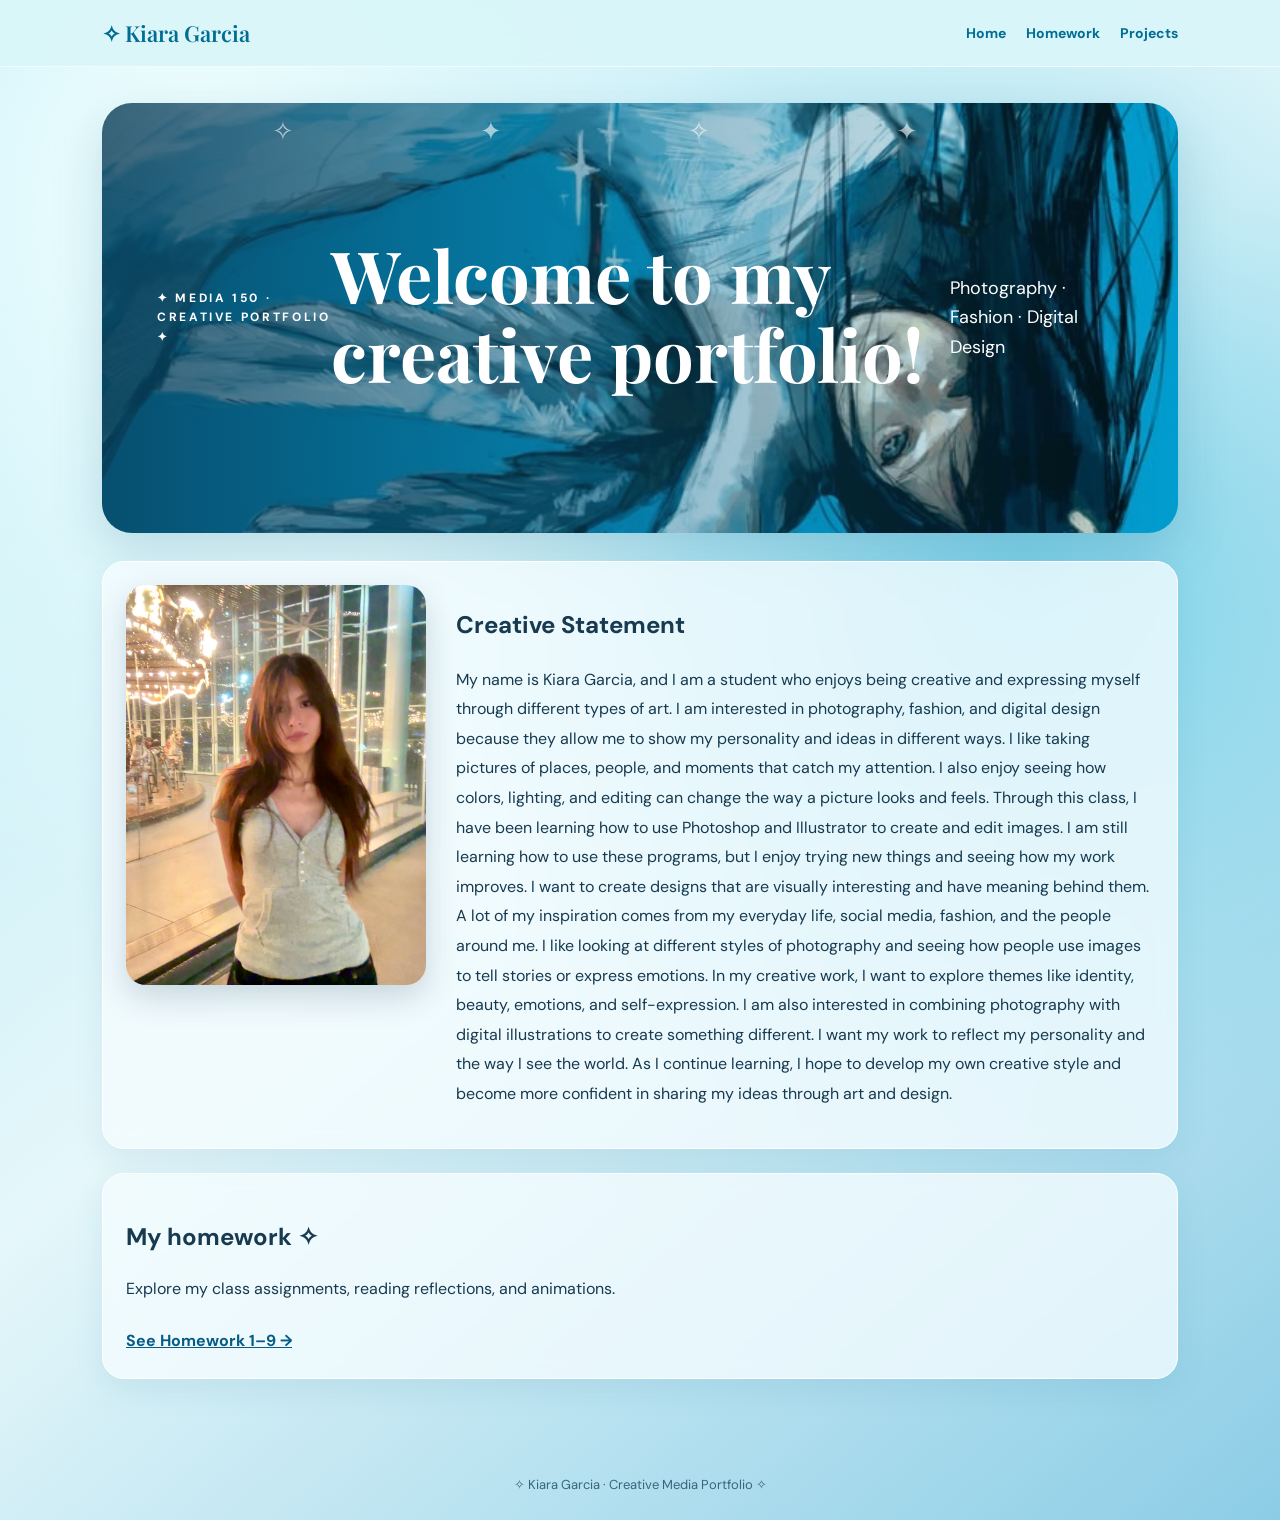
<file: index.html>
<!doctype html><html lang="en"><head><meta charset="utf-8"><meta name="viewport" content="width=device-width,initial-scale=1"><title>Kiara Garcia | Creative Portfolio</title><link rel="stylesheet" href="style.css"></head><body><header><nav class="nav" aria-label="Main navigation"><a class="brand" href="index.html">✧ Kiara Garcia</a><div class="navlinks"><a href="index.html">Home</a><a href="homework.html">Homework</a><a href="projects.html">Projects</a></div></nav></header><main><section class="hero"><div class="eyebrow">✦ Media 150 · Creative Portfolio ✦</div><h1>Welcome to my creative portfolio!</h1><p class="intro">Photography · Fashion · Digital Design</p></section><section class="original-intro panel"><img class="selfie" src="IMG_0787.jpeg" alt="Kiara Garcia's original portfolio selfie"><div><h2>Creative Statement</h2><p>
    My name is Kiara Garcia, and I am a student who enjoys
    being creative and expressing myself through different
    types of art. I am interested in photography, fashion,
    and digital design because they allow me to show my
    personality and ideas in different ways. I like taking
    pictures of places, people, and moments that catch my
    attention. I also enjoy seeing how colors, lighting,
    and editing can change the way a picture looks and
    feels. Through this class, I have been learning how
    to use Photoshop and Illustrator to create and edit
    images. I am still learning how to use these programs,
    but I enjoy trying new things and seeing how my work
    improves. I want to create designs that are visually
    interesting and have meaning behind them.

    <br/>
    A lot of my inspiration comes from my everyday life,
    social media, fashion, and the people around me. I
    like looking at different styles of photography and
    seeing how people use images to tell stories or express
    emotions. In my creative work, I want to explore themes
    like identity, beauty, emotions, and self-expression.
    I am also interested in combining photography with
    digital illustrations to create something different.
    I want my work to reflect my personality and the way
    I see the world. As I continue learning, I hope to
    develop my own creative style and become more confident
    in sharing my ideas through art and design.
    </p></div></section><section class="panel" style="margin-top:24px"><h2>My homework ✧</h2><p>Explore my class assignments, reading reflections, and animations.</p><a class="homework-link" href="homework.html">See Homework 1–9 →</a></section></main><footer class="footer">✧ Kiara Garcia · Creative Media Portfolio ✧</footer></body></html>
</file>
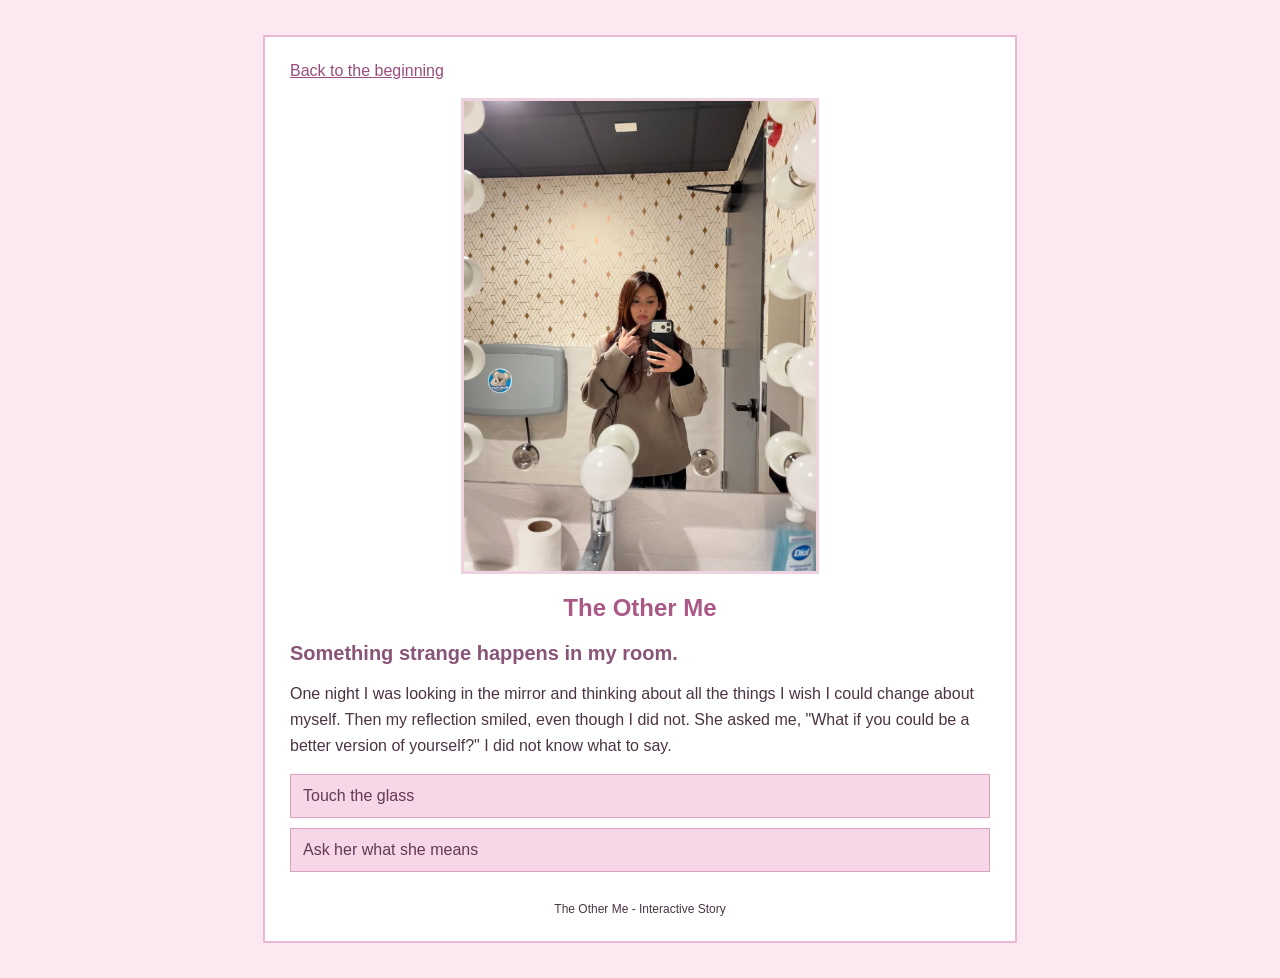
<file: homework 9/index.html>
<!DOCTYPE html>
<html lang="en"><head><meta charset="utf-8"/><meta content="width=device-width,initial-scale=1" name="viewport"/><meta content="The Other Me: an interactive story about self-love and identity." name="description"/><title>The Other Me | The Other Me</title><link href="style.css" rel="stylesheet"/></head><body><main class="scene bedroom"><a class="nav" href="index.html">Back to the beginning</a><article class="content"><img class="story-photo" src="images/index.jpg" alt="A photograph for this part of the story"><h1>The Other Me</h1><h2>Something strange happens in my room.</h2><p>One night I was looking in the mirror and thinking about all the things I wish I could change about myself. Then my reflection smiled, even though I did not. She asked me, "What if you could be a better version of yourself?" I did not know what to say.</p><nav aria-label="Story choices" class="choices"><a class="choice" href="touch.html">Touch the glass</a><a class="choice" href="speak.html">Ask her what she means</a></nav></article><footer class="foot">The Other Me - Interactive Story</footer></main></body></html>
</file>
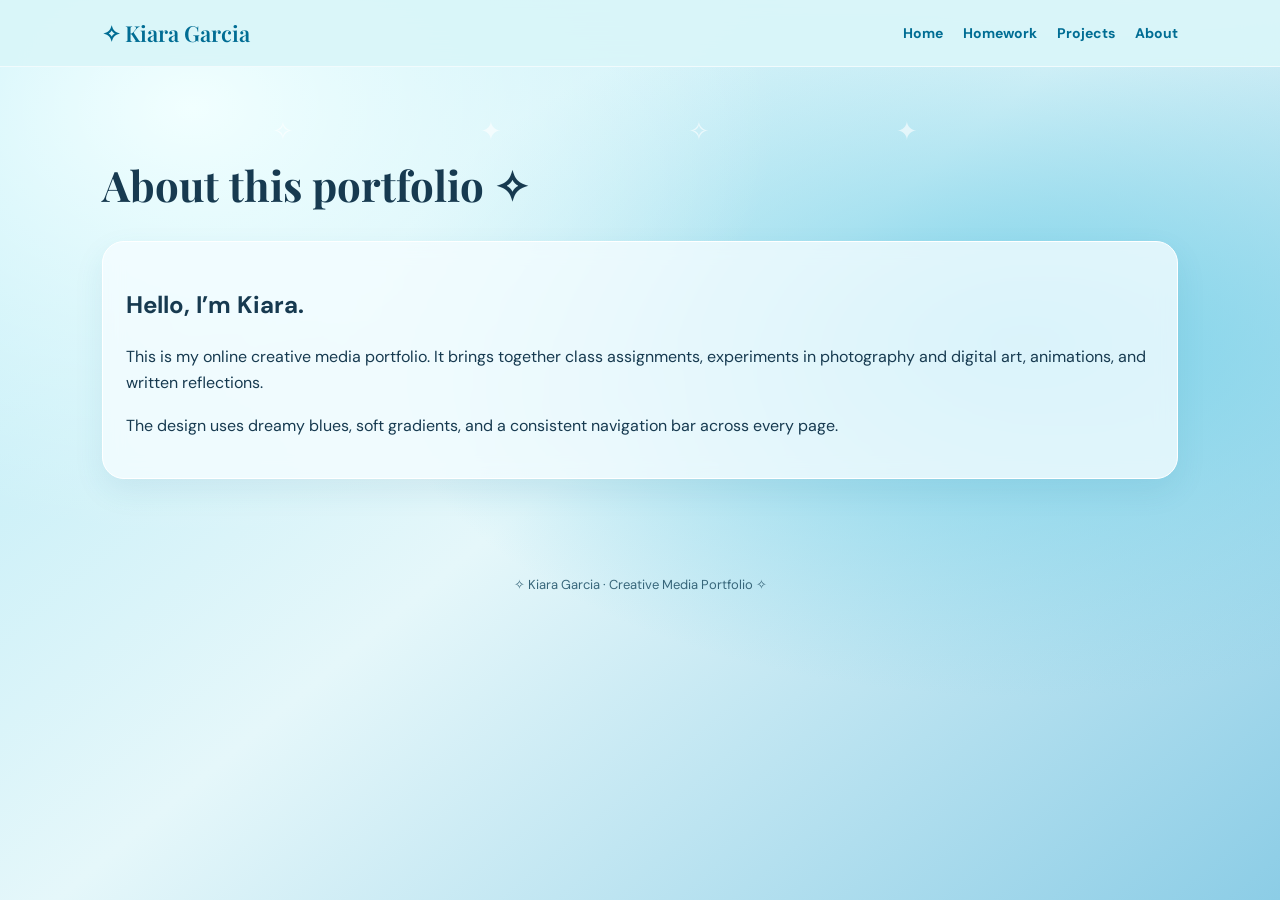
<file: about.html>
<!doctype html><html lang="en"><head><meta charset="utf-8"><meta name="viewport" content="width=device-width,initial-scale=1"><meta name="description" content="Kiara Garcia creative media portfolio"><title>About | Kiara Garcia</title><link rel="stylesheet" href="style.css"></head><body><header><nav class="nav" aria-label="Main navigation"><a class="brand" href="index.html">✧ Kiara Garcia</a><div class="navlinks"><a href="index.html">Home</a><a href="homework.html">Homework</a><a href="projects.html">Projects</a><a href="about.html">About</a></div></nav></header><main><h1 class="section-title">About this portfolio ✧</h1><div class="panel"><h2>Hello, I’m Kiara.</h2><p>This is my online creative media portfolio. It brings together class assignments, experiments in photography and digital art, animations, and written reflections.</p><p>The design uses dreamy blues, soft gradients, and a consistent navigation bar across every page.</p></div></main><footer class="footer">✧ Kiara Garcia · Creative Media Portfolio ✧</footer></body></html>
</file>
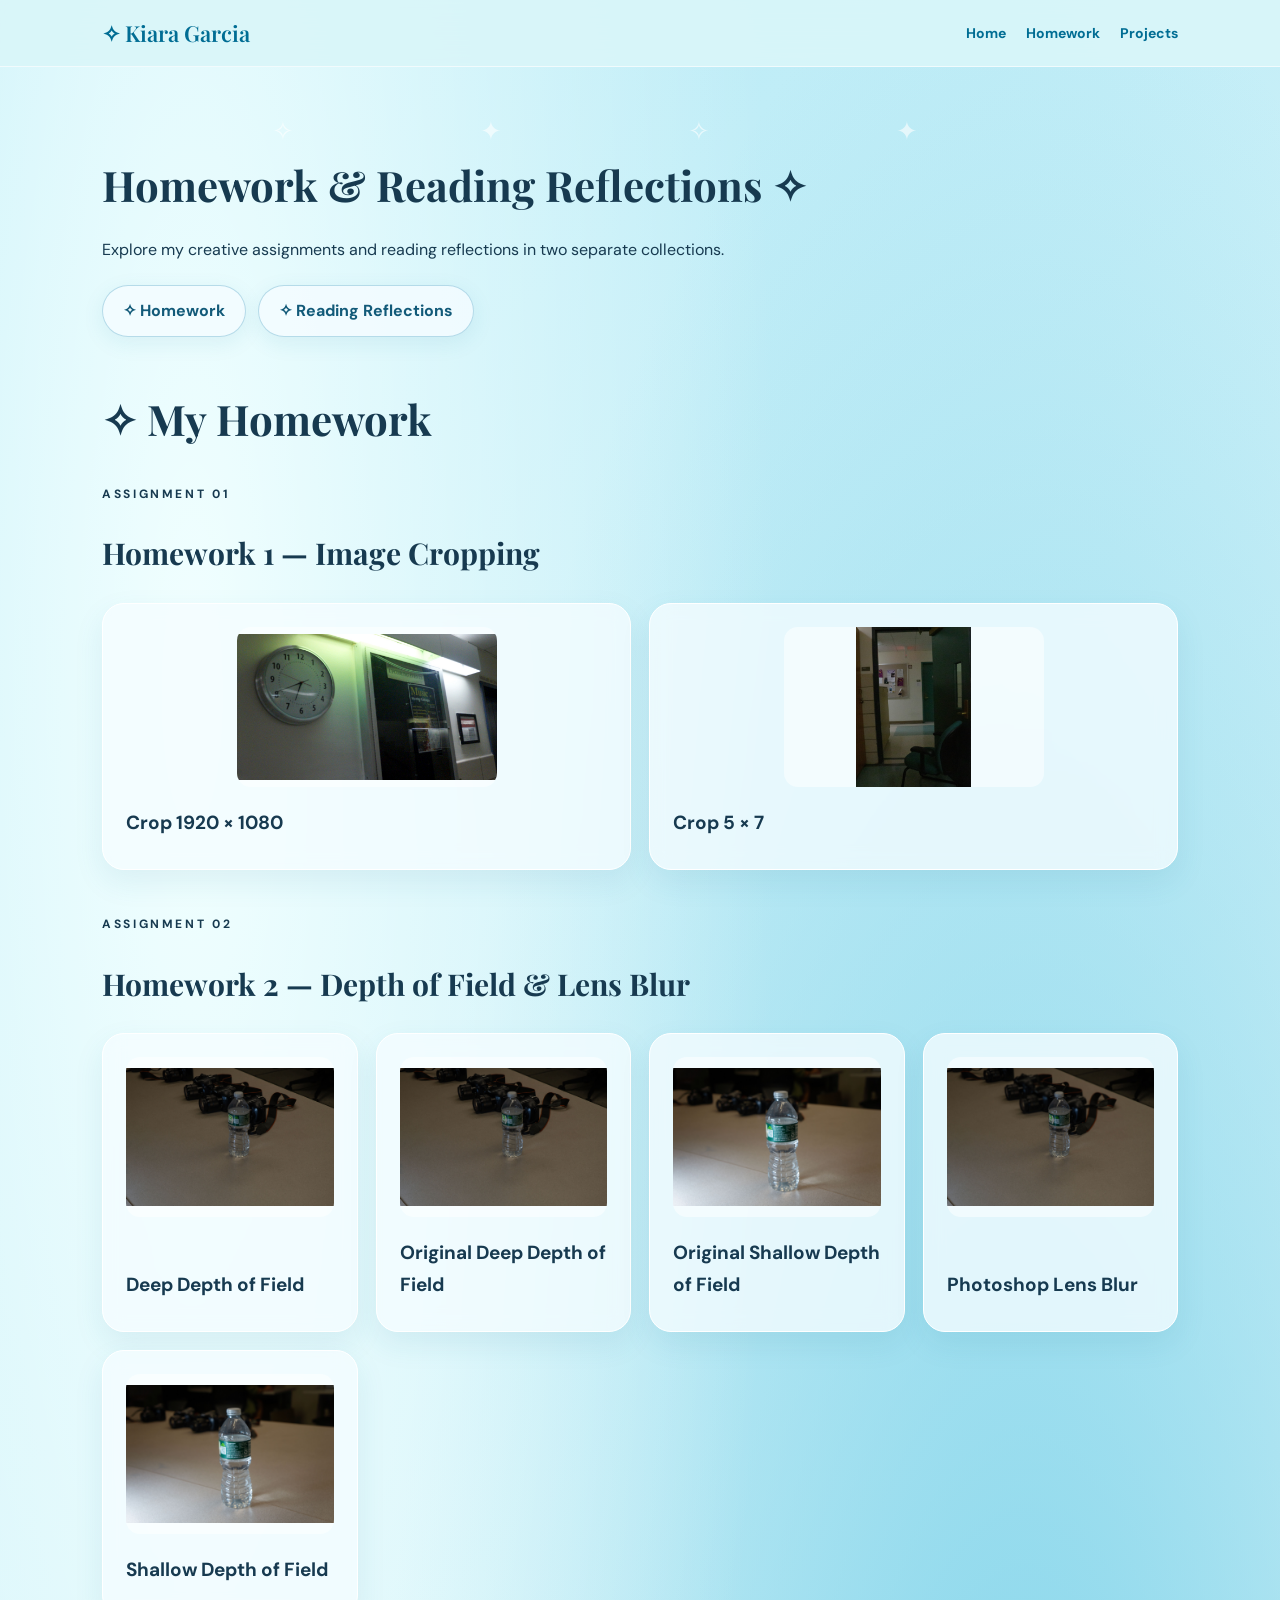
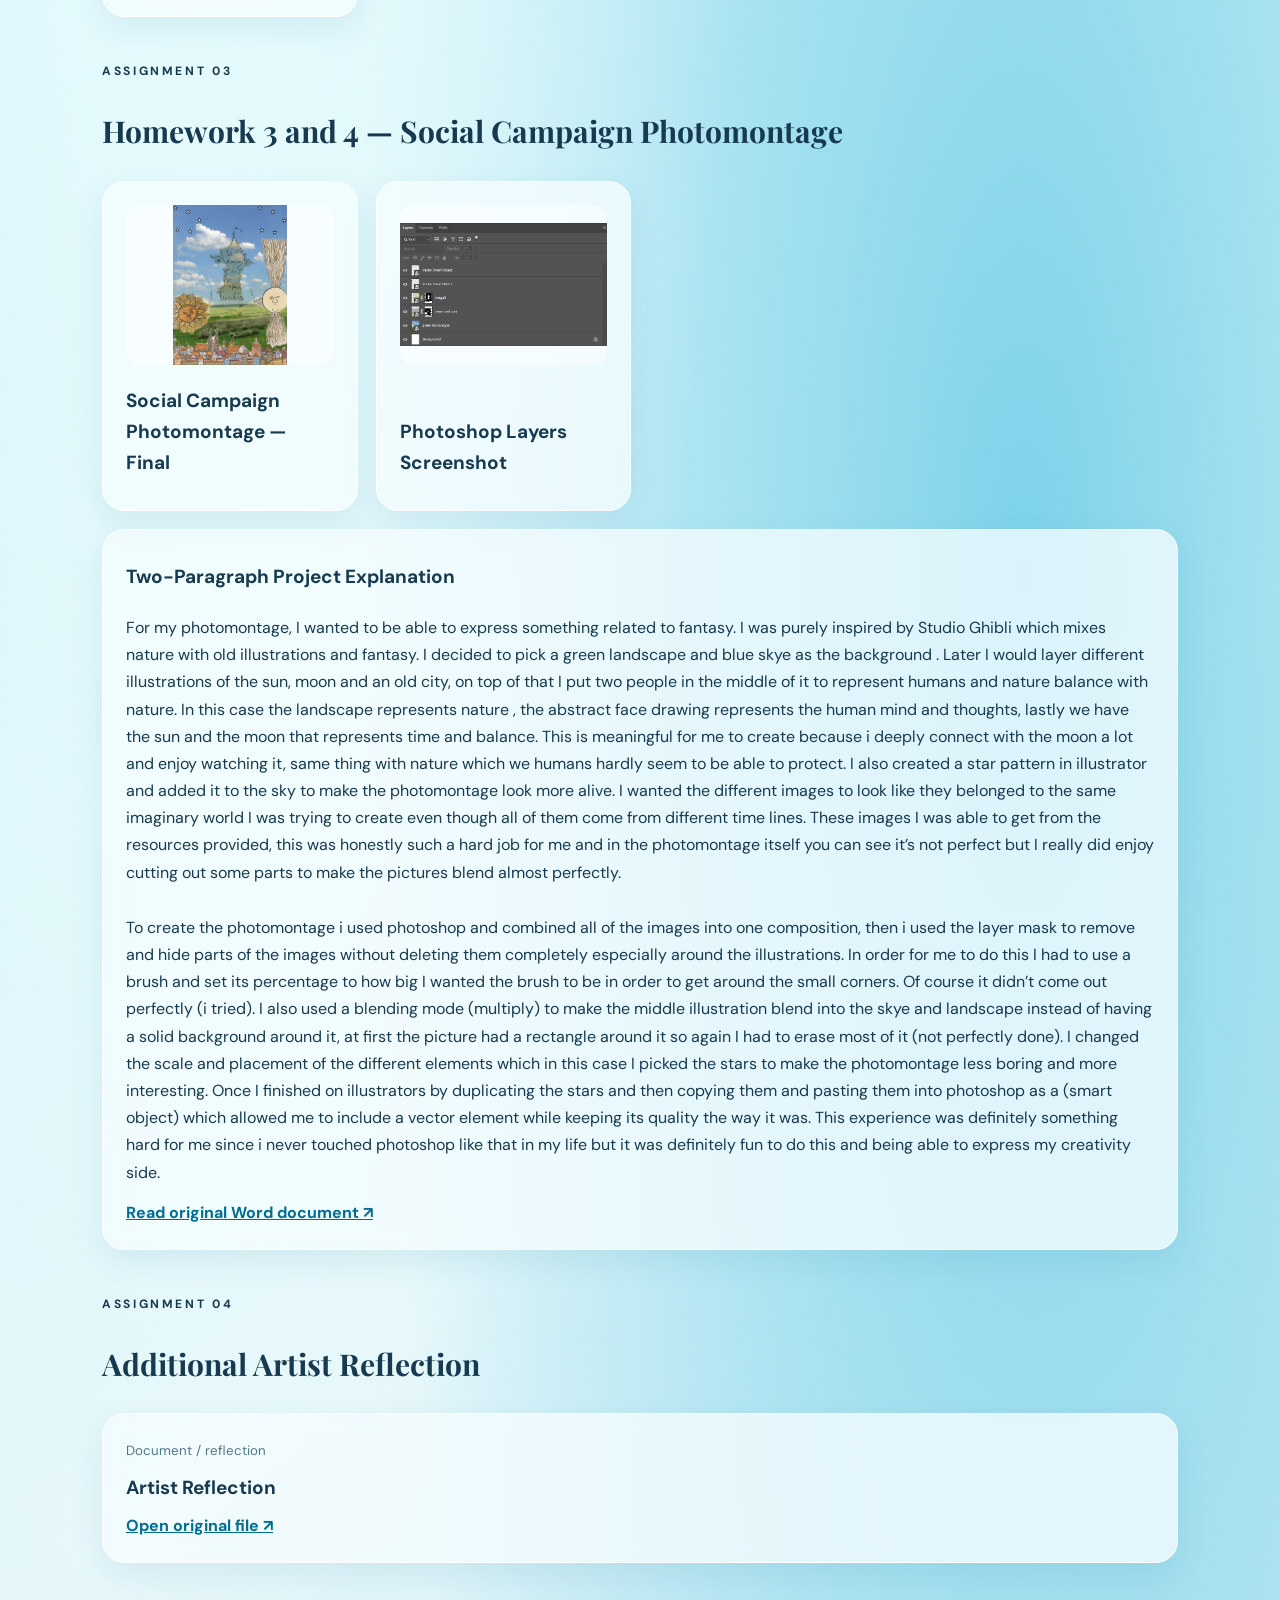
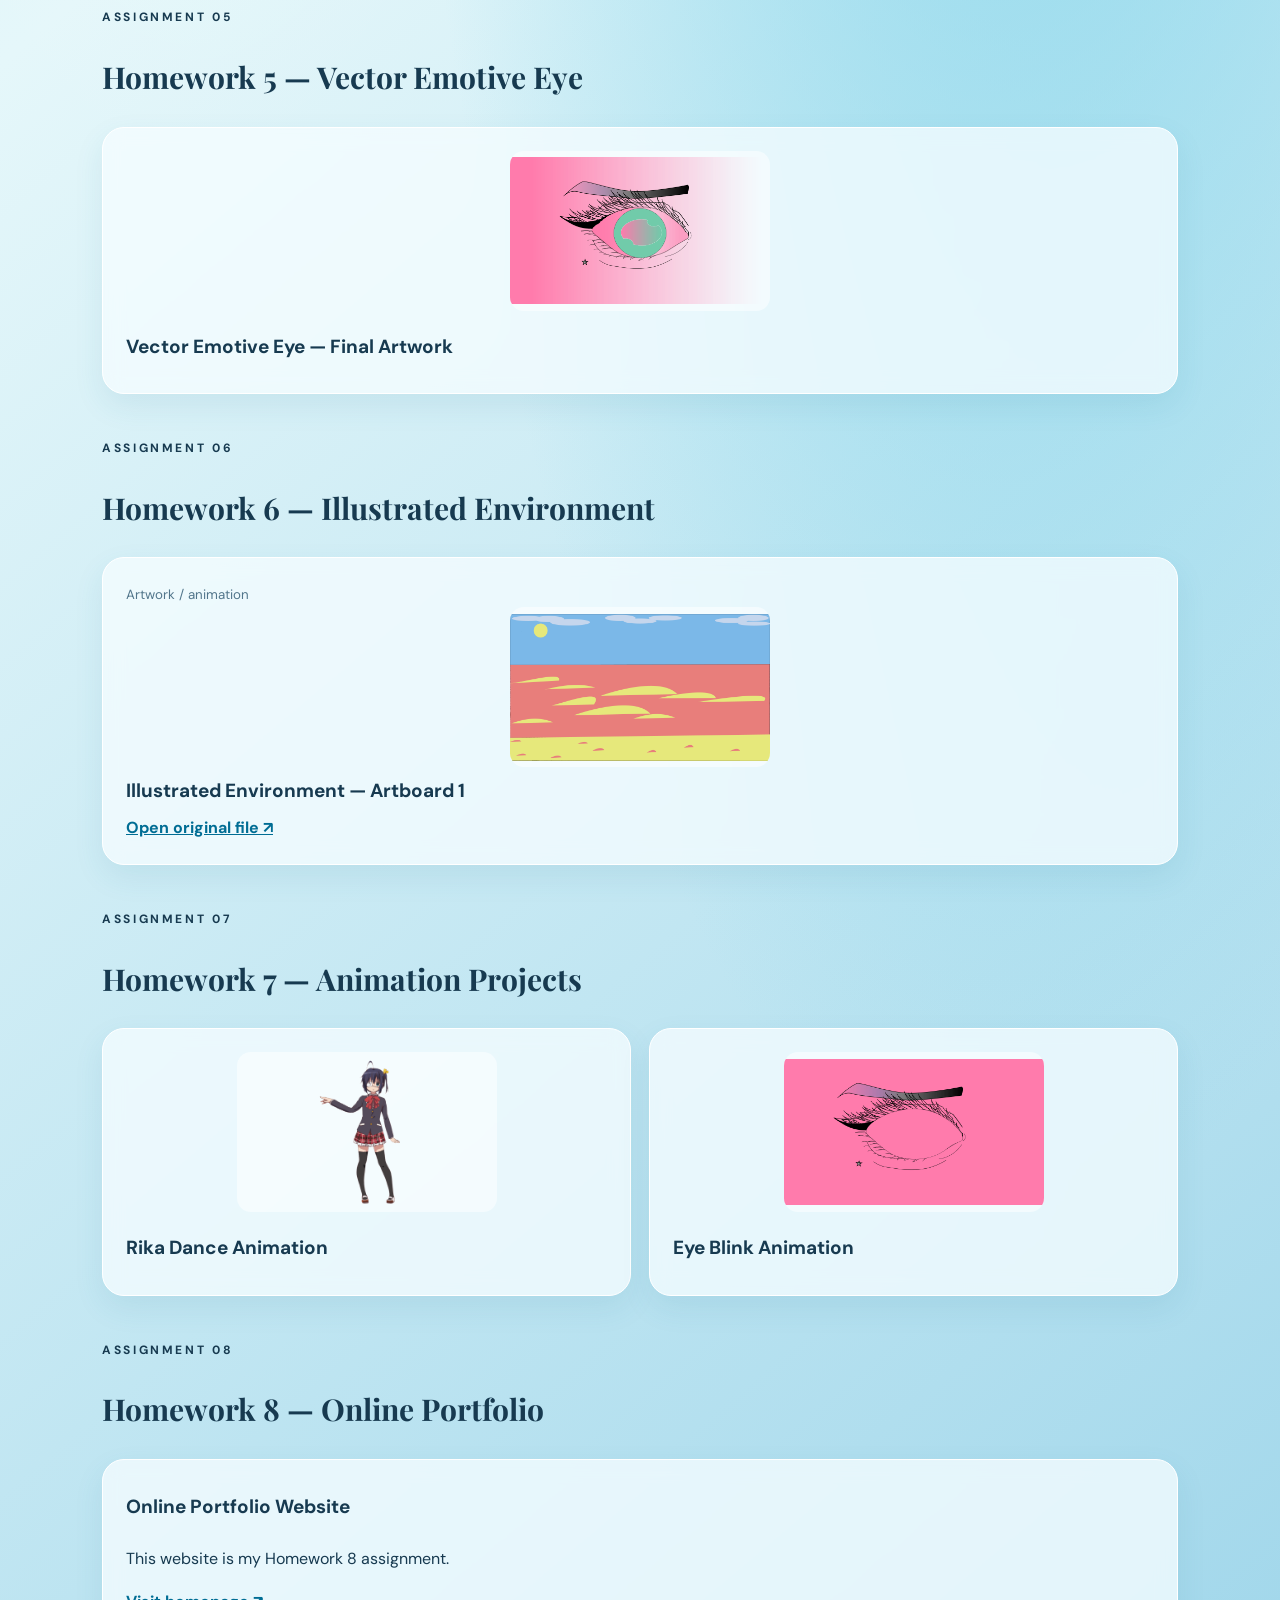
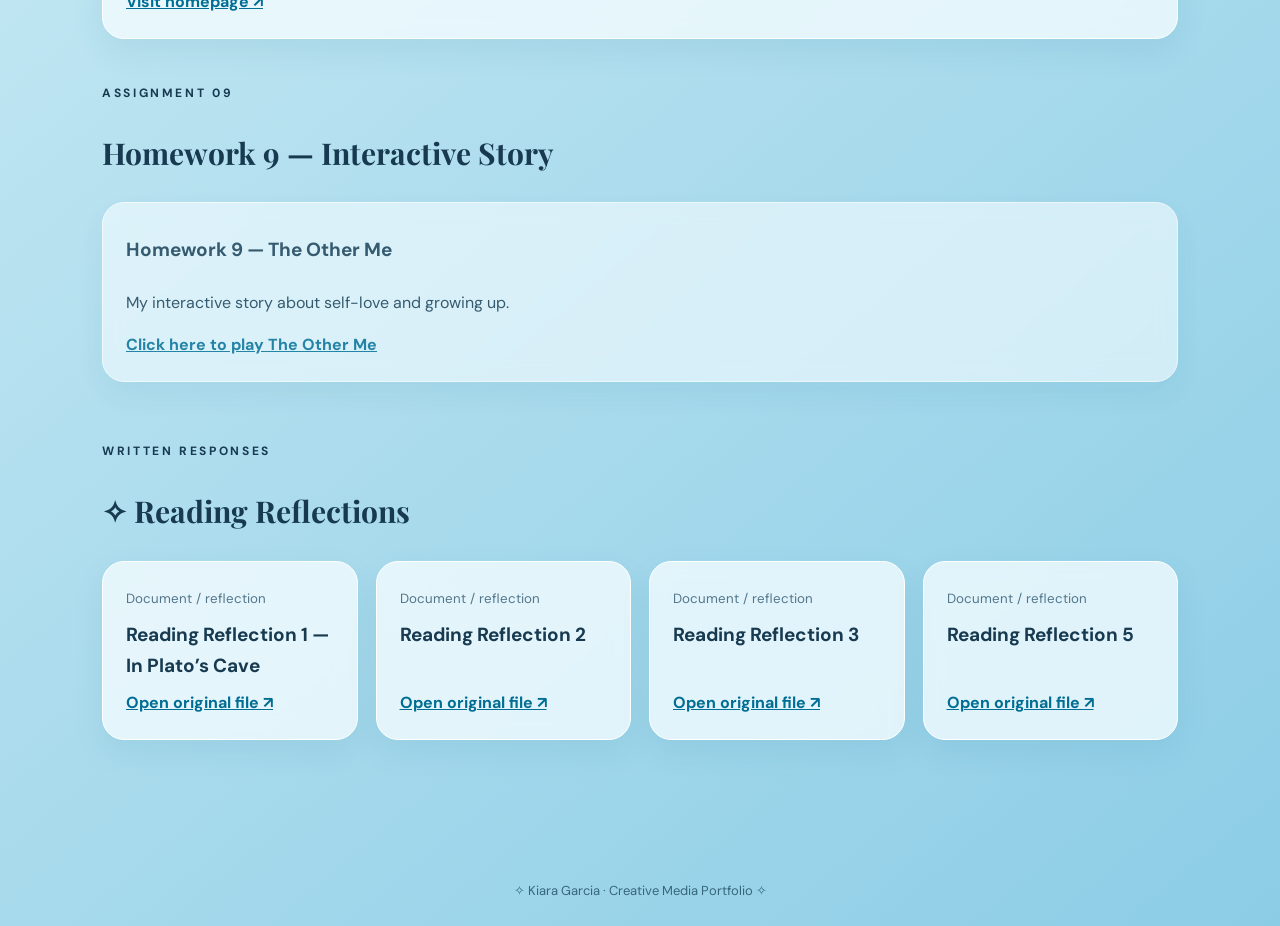
<file: homework.html>
<!DOCTYPE html>

<html lang="en"><head><meta charset="utf-8"/><meta content="width=device-width,initial-scale=1" name="viewport"/><meta content="Kiara Garcia creative media portfolio" name="description"/><title>Homework | Kiara Garcia</title><link href="style.css" rel="stylesheet"/></head><body><header><nav aria-label="Main navigation" class="nav"><a class="brand" href="index.html">✧ Kiara Garcia</a><div class="navlinks"><a href="index.html">Home</a><a href="homework.html">Homework</a><a href="projects.html">Projects</a></div></nav></header><main><h1 class="section-title">Homework &amp; Reading Reflections ✧</h1><p class="intro">Explore my creative assignments and reading reflections in two separate collections.</p><div class="archive-tabs"><a href="#homework-section">✧ Homework</a><a href="#reading-reflections">✧ Reading Reflections</a></div><h2 class="section-title" id="homework-section">✧ My Homework</h2><section class="homework" id="hw1"><div class="eyebrow">Assignment 01</div><h2>Homework 1 — Image Cropping</h2><div class="grid"><article class="file-card"><a class="artwork-link" href="assets/crop 1920x1080 (2).jpg" target="_blank"><img alt="Crop 1920 × 1080" class="artwork-preview" loading="lazy" src="assets/crop 1920x1080 (2).jpg"/></a><h3>Crop 1920 × 1080</h3></article><article class="file-card"><a class="artwork-link" href="assets/crop 5x7.jpg" target="_blank"><img alt="Crop 5 × 7" class="artwork-preview" loading="lazy" src="assets/crop 5x7.jpg"/></a><h3>Crop 5 × 7</h3></article></div></section><section class="homework" id="hw2"><div class="eyebrow">Assignment 02</div><h2>Homework 2 — Depth of Field &amp; Lens Blur</h2><div class="grid"><article class="file-card"><a class="artwork-link" href="assets/deep-depth-of-field.jpg" target="_blank"><img alt="Deep Depth of Field" class="artwork-preview" loading="lazy" src="assets/deep-depth-of-field.jpg"/></a><h3>Deep Depth of Field</h3></article><article class="file-card"><a class="artwork-link" href="assets/original-deep-depth-of-field.jpg" target="_blank"><img alt="Original Deep Depth of Field" class="artwork-preview" loading="lazy" src="assets/original-deep-depth-of-field.jpg"/></a><h3>Original Deep Depth of Field</h3></article><article class="file-card"><a class="artwork-link" href="assets/original-shallow-depth-of-field.jpg" target="_blank"><img alt="Original Shallow Depth of Field" class="artwork-preview" loading="lazy" src="assets/original-shallow-depth-of-field.jpg"/></a><h3>Original Shallow Depth of Field</h3></article><article class="file-card"><a class="artwork-link" href="assets/photoshop_lens_blur.jpg" target="_blank"><img alt="Photoshop Lens Blur" class="artwork-preview" loading="lazy" src="assets/photoshop_lens_blur.jpg"/></a><h3>Photoshop Lens Blur</h3></article><article class="file-card"><a class="artwork-link" href="assets/shallow-dpeth-of-field .jpg" target="_blank"><img alt="Shallow Depth of Field" class="artwork-preview" loading="lazy" src="assets/shallow-dpeth-of-field .jpg"/></a><h3>Shallow Depth of Field</h3></article></div></section><section class="homework" id="hw3"><div class="eyebrow">Assignment 03</div><h2>Homework 3 and 4 — Social Campaign Photomontage</h2><div class="grid"><article class="file-card"><a class="artwork-link" href="assets/Social campaign photomontage final.jpg" target="_blank"><img alt="Social Campaign Photomontage — Final" class="artwork-preview" loading="lazy" src="assets/Social campaign photomontage final.jpg"/></a><h3>Social Campaign Photomontage — Final</h3></article><article class="file-card"><a class="artwork-link" href="assets/layers screenshot.png" target="_blank"><img alt="Photoshop Layers Screenshot" class="artwork-preview" loading="lazy" src="assets/layers screenshot.png"/></a><h3>Photoshop Layers Screenshot</h3></article><article class="file-card project-explanation"><h3>Two-Paragraph Project Explanation</h3><p>For my photomontage, I wanted to be able to express something related to fantasy. I was purely inspired by Studio Ghibli which mixes nature with old illustrations and fantasy. I decided to pick a green landscape and blue skye as the background . Later I would layer different illustrations of the sun, moon and an old city, on top of that I put two people in the middle of it to represent humans and nature balance with nature. In this case the landscape represents nature , the abstract face drawing represents the human mind and thoughts, lastly we have the sun and the moon that represents time and balance. This is meaningful for me to create because i deeply connect with the moon a lot and enjoy watching it, same thing with nature which we humans hardly seem to be able to protect. I also created a star pattern in illustrator and added it to the sky to make the photomontage look more alive. I wanted the different images to look like they belonged to the same imaginary world I was trying to create even though all of them come from different time lines. These images I was able to get from the resources provided, this was honestly such a hard job for me and in the photomontage itself you can see it’s not perfect but I really did enjoy cutting out some parts to make the pictures blend almost perfectly.</p><p>To create the photomontage i used photoshop and combined all of the images into one composition, then i used the layer mask to remove and hide parts of the images without deleting them completely especially around the illustrations. In order for me to do this I had to use a brush and set its percentage to how big I wanted the brush to be in order to get around the small corners. Of course it didn’t come out perfectly (i tried). I also used a blending mode (multiply) to make the middle illustration blend into the skye and landscape instead of having a solid background around it, at first the picture had a rectangle around it so again I had to erase most of it (not perfectly done). I changed the scale and placement of the different elements which in this case I picked the stars to make the photomontage less boring and more interesting. Once I finished on illustrators by duplicating the stars and then copying them and pasting them into photoshop as a (smart object) which allowed me to include a vector element while keeping its quality the way it was. This experience was definitely something hard for me since i never touched photoshop like that in my life but it was definitely fun to do this and being able to express my creativity side.</p><a href="assets/2 paragraph explanation.docx">Read original Word document ↗</a></article></div></section><section class="homework" id="hw4"><div class="eyebrow">Assignment 04</div><h2>Additional Artist Reflection</h2><div class="grid"><article class="file-card"><div><small>Document / reflection</small><h3>Artist Reflection</h3></div><a href="https://brightspace.cuny.edu/d2l/common/viewFile.d2lfile/Database/ODUyNDY3NDk/Kiara%20Garcia%20-%20artist%20reflection.docx?ou=1317471" rel="noopener noreferrer" target="_blank">Open original file ↗</a></article></div></section><section class="homework" id="hw5"><div class="eyebrow">Assignment 05</div><h2>Homework 5 — Vector Emotive Eye</h2><div class="grid"><article class="file-card"><a class="artwork-link" href="assets/Kiara_Garcia_emotive_eye(1).png" target="_blank"><img alt="Vector Emotive Eye — Final Artwork" class="artwork-preview" loading="lazy" src="assets/Kiara_Garcia_emotive_eye(1).png"/></a><h3>Vector Emotive Eye — Final Artwork</h3></article></div></section><section class="homework" id="hw6"><div class="eyebrow">Assignment 06</div><h2>Homework 6 — Illustrated Environment</h2><div class="grid"><article class="file-card"><div><small>Artwork / animation</small><img class="artwork-preview" src="assets/Artboard%201.png" alt="Illustrated Environment — Artboard 1"><h3>Illustrated Environment — Artboard 1</h3></div><a href="https://brightspace.cuny.edu/d2l/common/viewFile.d2lfile/Database/ODQ3OTg4Nzc/Artboard%201.png?ou=1317471" rel="noopener noreferrer" target="_blank">Open original file ↗</a></article></div></section><section class="homework" id="hw7"><div class="eyebrow">Assignment 07</div><h2>Homework 7 — Animation Projects</h2><div class="grid"><article class="file-card"><a class="artwork-link" href="assets/rika-dance.gif" target="_blank"><img alt="Rika Dance Animation" class="artwork-preview" loading="lazy" src="assets/rika-dance.gif"/></a><h3>Rika Dance Animation</h3></article><article class="file-card"><a class="artwork-link" href="assets/eye_blink_animation.gif" target="_blank"><img alt="Eye Blink Animation" class="artwork-preview" loading="lazy" src="assets/eye_blink_animation.gif"/></a><h3>Eye Blink Animation</h3></article></div></section><section class="homework" id="hw8"><div class="eyebrow">Assignment 08</div><h2>Homework 8 — Online Portfolio</h2><div class="grid"><article class="file-card"><h3>Online Portfolio Website</h3><p>This website is my Homework 8 assignment.</p><a href="index.html">Visit homepage ↗</a></article></div></section><section class="homework" id="hw9"><div class="eyebrow">Assignment 09</div><h2>Homework 9 — Interactive Story</h2><div class="grid"><article class="file-card coming"><h3>Homework 9 — The Other Me</h3><p>My interactive story about self-love and growing up.</p>
<a href="homework%209/index.html">Click here to play The Other Me</a></article></div></section><section class="homework" id="reading-reflections"><div class="eyebrow">Written responses</div><h2>✧ Reading Reflections</h2><div class="grid"><article class="file-card"><div><small>Document / reflection</small><h3>Reading Reflection 1 — In Plato’s Cave</h3></div><a href="https://brightspace.cuny.edu/d2l/common/viewFile.d2lfile/Database/ODI3NzU4NDE/Kiara%20Garcia%20-%20In%20platos%20cave%20refelction.%20.docx?ou=1317471" rel="noopener noreferrer" target="_blank">Open original file ↗</a></article><article class="file-card"><div><small>Document / reflection</small><h3>Reading Reflection 2</h3></div><a href="https://brightspace.cuny.edu/d2l/common/viewFile.d2lfile/Database/ODM2MDQ4MTQ/Kiara%20Garcia%20-%20reading%20reflection%202.docx?ou=1317471" rel="noopener noreferrer" target="_blank">Open original file ↗</a></article><article class="file-card"><div><small>Document / reflection</small><h3>Reading Reflection 3</h3></div><a href="https://brightspace.cuny.edu/d2l/common/viewFile.d2lfile/Database/ODQzNjU5ODM/Kiara%20Garcia%20-%20reading%20reflection%203.docx?ou=1317471" rel="noopener noreferrer" target="_blank">Open original file ↗</a></article><article class="file-card"><div><small>Document / reflection</small><h3>Reading Reflection 5</h3></div><a href="https://brightspace.cuny.edu/d2l/common/viewFile.d2lfile/Database/ODYzMzk2MzA/Kiara%20Garcia%20-%20reflection%205.docx?ou=1317471" rel="noopener noreferrer" target="_blank">Open original file ↗</a></article></div></section></main><footer class="footer">✧ Kiara Garcia · Creative Media Portfolio ✧</footer></body></html>
</file>
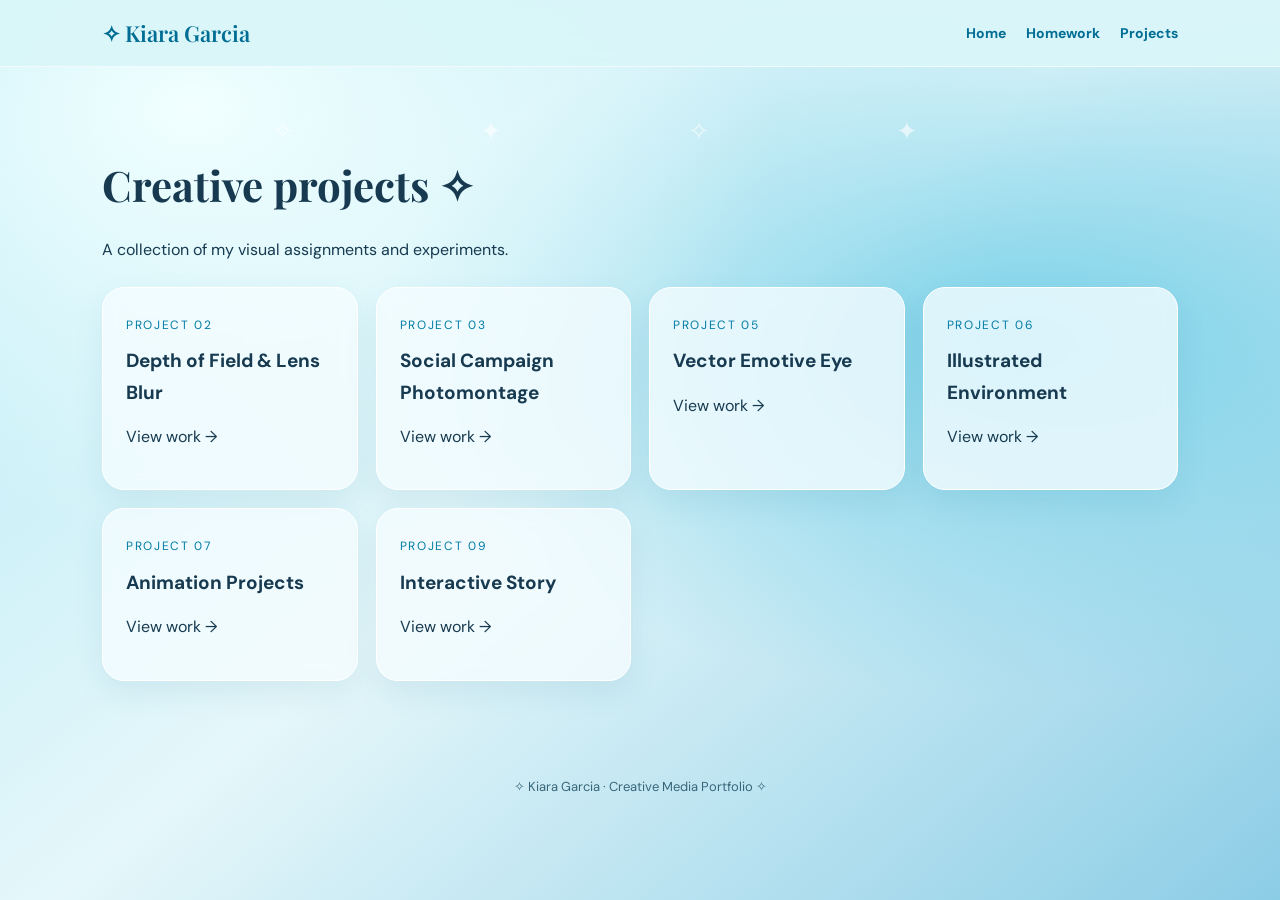
<file: projects.html>
<!doctype html><html lang="en"><head><meta charset="utf-8"><meta name="viewport" content="width=device-width,initial-scale=1"><meta name="description" content="Kiara Garcia creative media portfolio"><title>Projects | Kiara Garcia</title><link rel="stylesheet" href="style.css"></head><body><header><nav class="nav" aria-label="Main navigation"><a class="brand" href="index.html">✧ Kiara Garcia</a><div class="navlinks"><a href="index.html">Home</a><a href="homework.html">Homework</a><a href="projects.html">Projects</a></div></nav></header><main><h1 class="section-title">Creative projects ✧</h1><p class="intro">A collection of my visual assignments and experiments.</p><div class="grid"><a class="tile" href="homework.html#hw2"><span>Project 02</span><h3>Depth of Field &amp; Lens Blur</h3><p>View work →</p></a><a class="tile" href="homework.html#hw3"><span>Project 03</span><h3>Social Campaign Photomontage</h3><p>View work →</p></a><a class="tile" href="homework.html#hw5"><span>Project 05</span><h3>Vector Emotive Eye</h3><p>View work →</p></a><a class="tile" href="homework.html#hw6"><span>Project 06</span><h3>Illustrated Environment</h3><p>View work →</p></a><a class="tile" href="homework.html#hw7"><span>Project 07</span><h3>Animation Projects</h3><p>View work →</p></a><a class="tile" href="homework.html#hw9"><span>Project 09</span><h3>Interactive Story</h3><p>View work →</p></a></div></main><footer class="footer">✧ Kiara Garcia · Creative Media Portfolio ✧</footer></body></html>
</file>
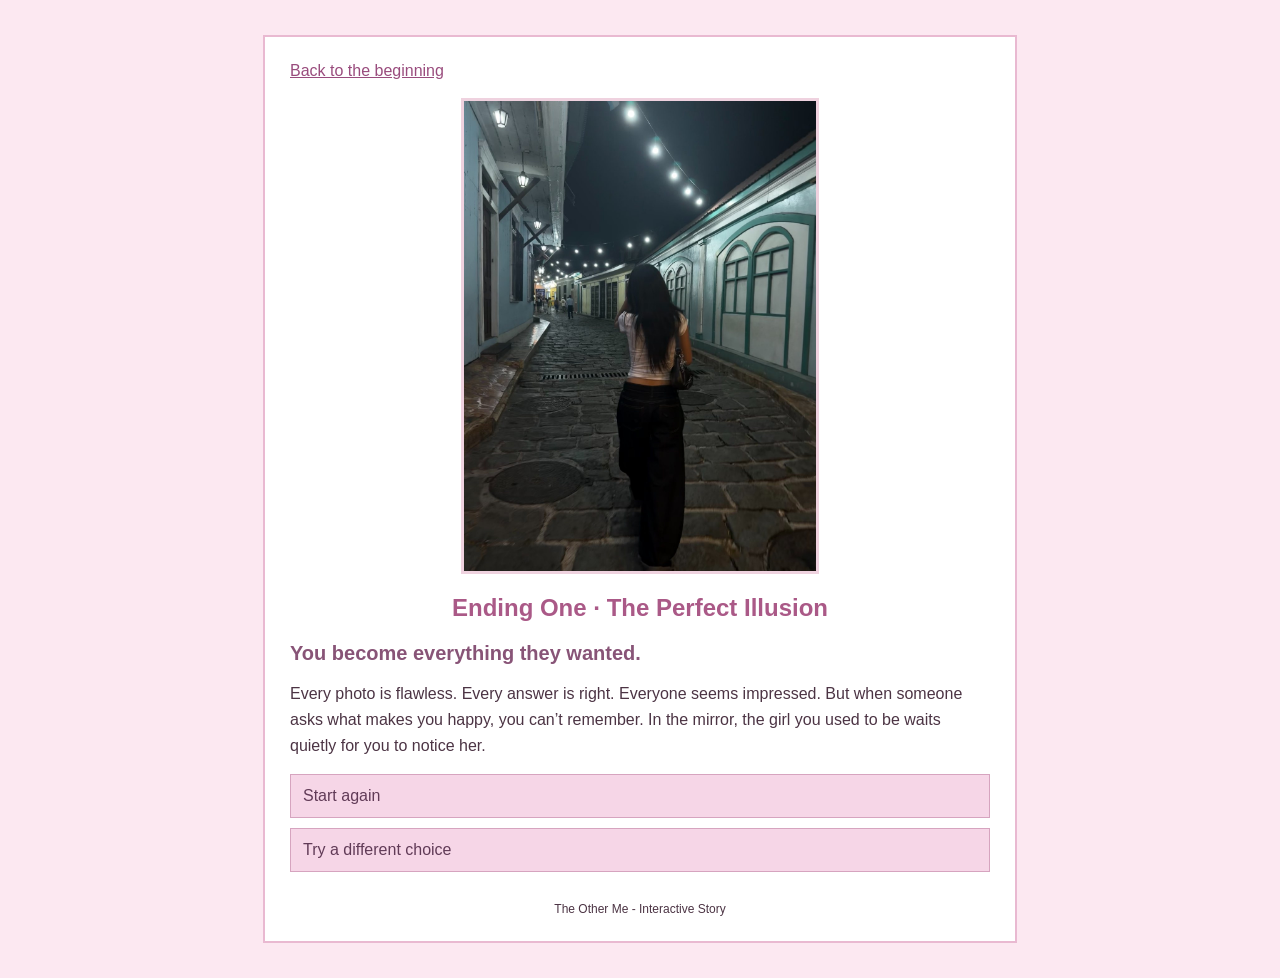
<file: homework 9/illusion.html>
<!DOCTYPE html>
<html lang="en"><head><meta charset="utf-8"/><meta content="width=device-width,initial-scale=1" name="viewport"/><meta content="The Other Me: an interactive story about self-love and identity." name="description"/><title>Ending One · The Perfect Illusion | The Other Me</title><link href="style.css" rel="stylesheet"/></head><body><main class="scene gold"><a class="nav" href="index.html">Back to the beginning</a><article class="content"><img class="story-photo" src="images/illusion.jpg" alt="A photograph for this part of the story"><h1>Ending One · The Perfect Illusion</h1><h2>You become everything they wanted.</h2><p>Every photo is flawless. Every answer is right. Everyone seems impressed. But when someone asks what makes you happy, you can’t remember. In the mirror, the girl you used to be waits quietly for you to notice her.</p><nav aria-label="Story choices" class="choices"><a class="choice" href="index.html">Start again</a><a class="choice" href="touch.html">Try a different choice</a></nav></article><footer class="foot">The Other Me - Interactive Story</footer></main></body></html>
</file>
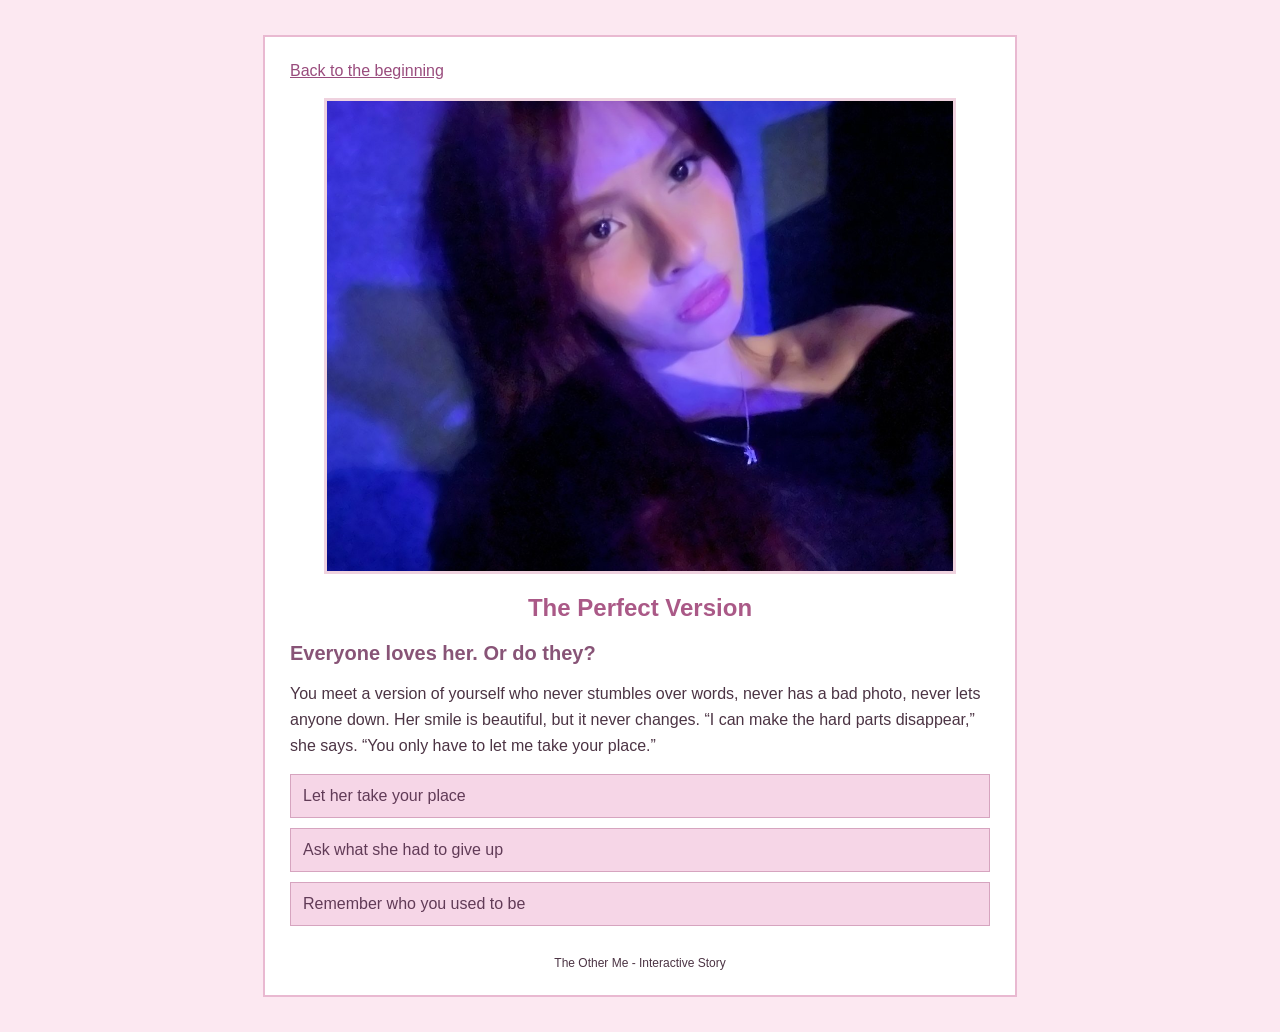
<file: homework 9/perfect.html>
<!DOCTYPE html>
<html lang="en"><head><meta charset="utf-8"/><meta content="width=device-width,initial-scale=1" name="viewport"/><meta content="The Other Me: an interactive story about self-love and identity." name="description"/><title>The Perfect Version | The Other Me</title><link href="style.css" rel="stylesheet"/></head><body><main class="scene gold"><a class="nav" href="index.html">Back to the beginning</a><article class="content"><img class="story-photo" src="images/perfect.jpg" alt="A photograph for this part of the story"><h1>The Perfect Version</h1><h2>Everyone loves her. Or do they?</h2><p>You meet a version of yourself who never stumbles over words, never has a bad photo, never lets anyone down. Her smile is beautiful, but it never changes. “I can make the hard parts disappear,” she says. “You only have to let me take your place.”</p><nav aria-label="Story choices" class="choices"><a class="choice" href="illusion.html">Let her take your place</a><a class="choice" href="quiet.html">Ask what she had to give up</a><a class="choice" href="younger.html">Remember who you used to be</a></nav></article><footer class="foot">The Other Me - Interactive Story</footer></main></body></html>
</file>
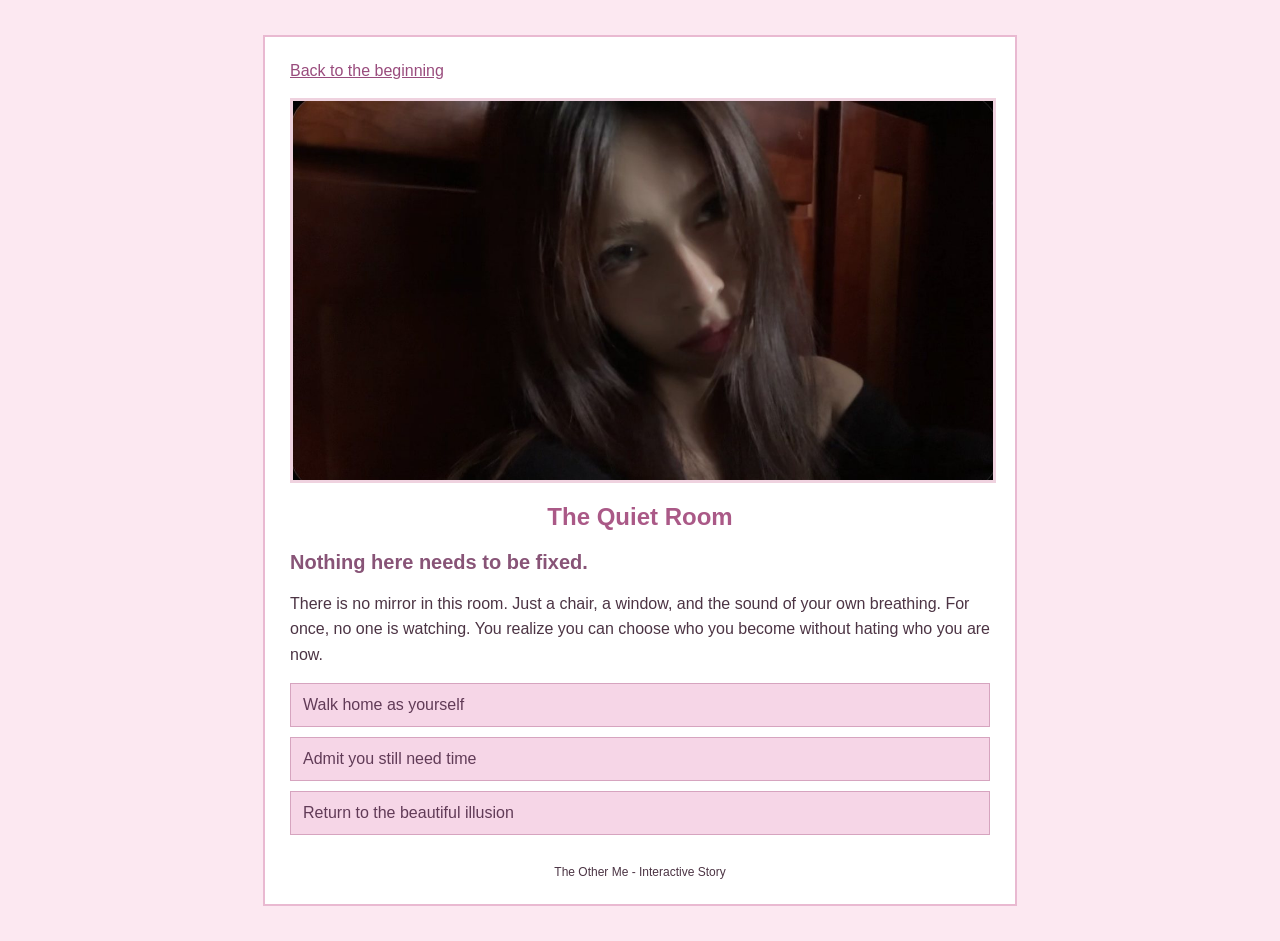
<file: homework 9/quiet.html>
<!DOCTYPE html>
<html lang="en"><head><meta charset="utf-8"/><meta content="width=device-width,initial-scale=1" name="viewport"/><meta content="The Other Me: an interactive story about self-love and identity." name="description"/><title>The Quiet Room | The Other Me</title><link href="style.css" rel="stylesheet"/></head><body><main class="scene quiet"><a class="nav" href="index.html">Back to the beginning</a><article class="content"><img class="story-photo" src="images/quiet.jpg" alt="A photograph for this part of the story"><h1>The Quiet Room</h1><h2>Nothing here needs to be fixed.</h2><p>There is no mirror in this room. Just a chair, a window, and the sound of your own breathing. For once, no one is watching. You realize you can choose who you become without hating who you are now.</p><nav aria-label="Story choices" class="choices"><a class="choice" href="real.html">Walk home as yourself</a><a class="choice" href="unfinished.html">Admit you still need time</a><a class="choice" href="illusion.html">Return to the beautiful illusion</a></nav></article><footer class="foot">The Other Me - Interactive Story</footer></main></body></html>
</file>
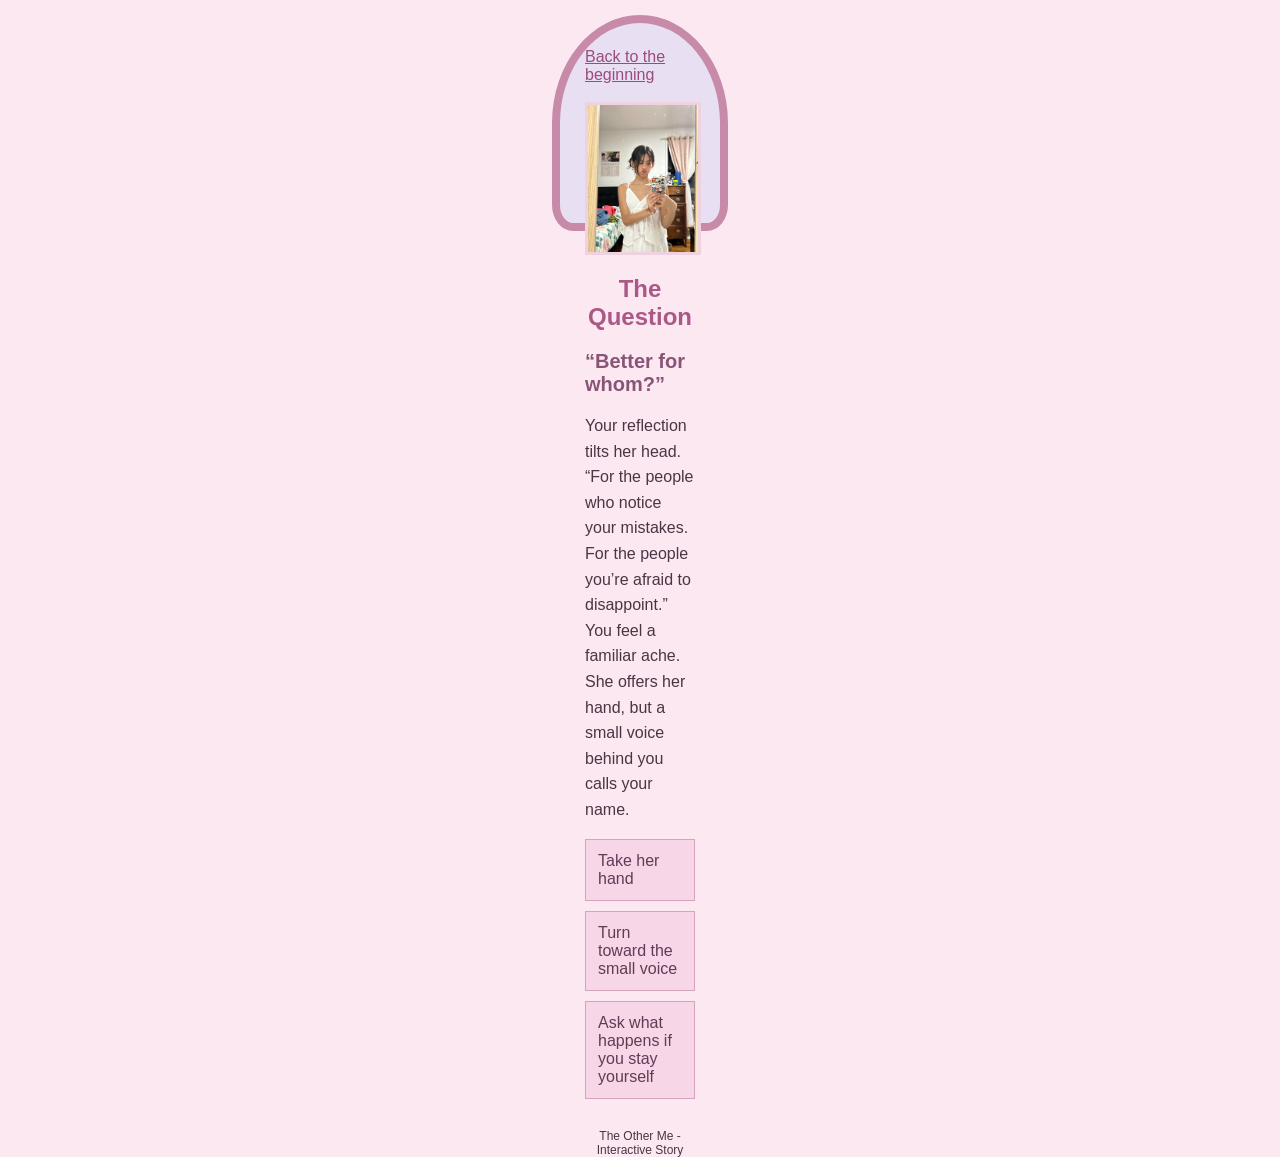
<file: homework 9/speak.html>
<!DOCTYPE html>
<html lang="en"><head><meta charset="utf-8"/><meta content="width=device-width,initial-scale=1" name="viewport"/><meta content="The Other Me: an interactive story about self-love and identity." name="description"/><title>The Question | The Other Me</title><link href="style.css" rel="stylesheet"/></head><body><main class="scene mirror"><a class="nav" href="index.html">Back to the beginning</a><article class="content"><img class="story-photo" src="images/speak.jpg" alt="A photograph for this part of the story"><h1>The Question</h1><h2>“Better for whom?”</h2><p>Your reflection tilts her head. “For the people who notice your mistakes. For the people you’re afraid to disappoint.” You feel a familiar ache. She offers her hand, but a small voice behind you calls your name.</p><nav aria-label="Story choices" class="choices"><a class="choice" href="perfect.html">Take her hand</a><a class="choice" href="younger.html">Turn toward the small voice</a><a class="choice" href="quiet.html">Ask what happens if you stay yourself</a></nav></article><footer class="foot">The Other Me - Interactive Story</footer></main></body></html>
</file>
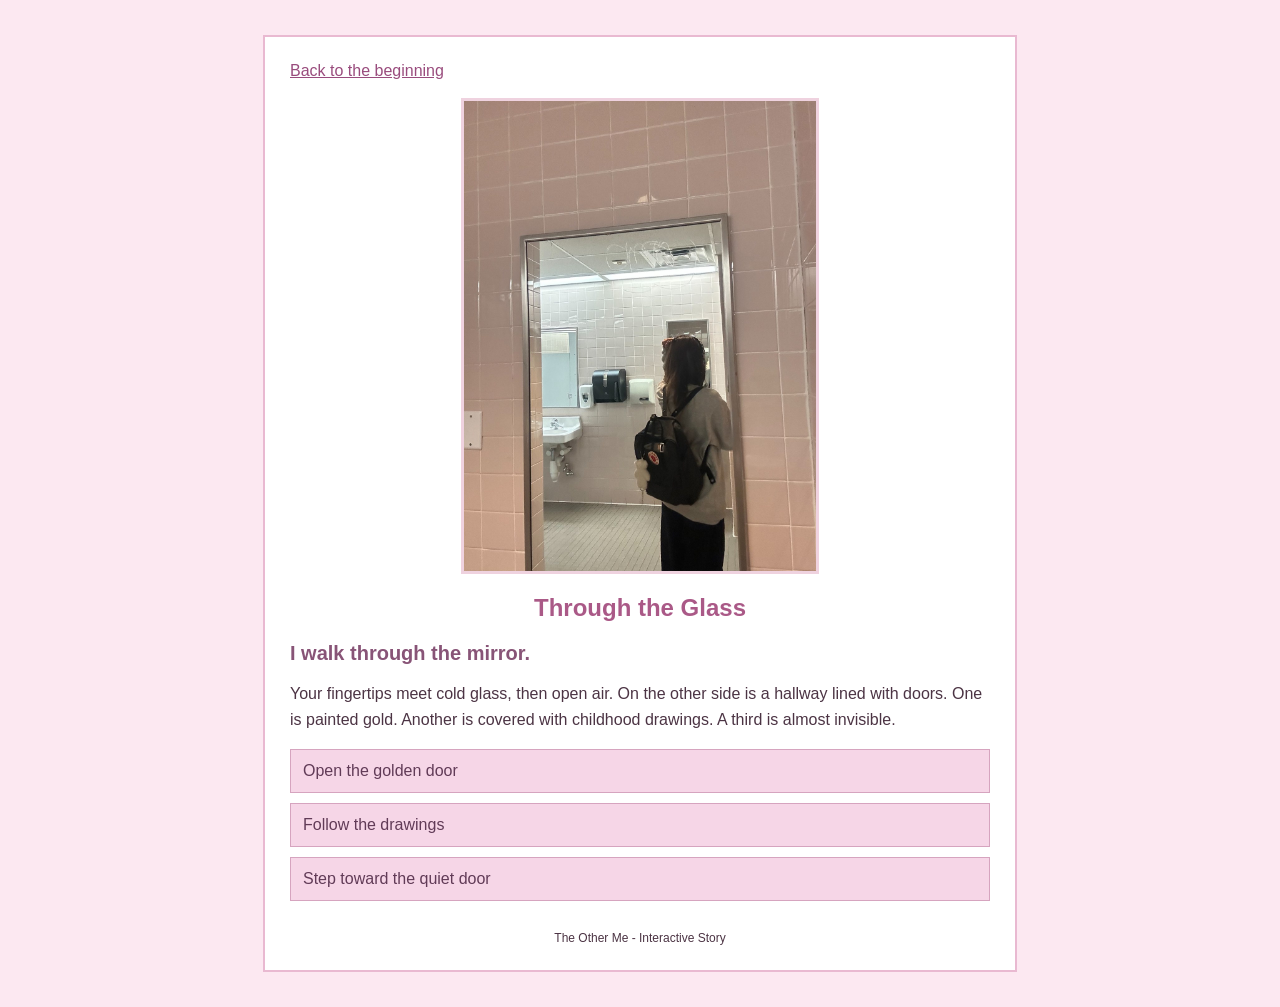
<file: homework 9/touch.html>
<!DOCTYPE html>
<html lang="en"><head><meta charset="utf-8"/><meta content="width=device-width,initial-scale=1" name="viewport"/><meta content="The Other Me: an interactive story about self-love and identity." name="description"/><title>Through the Glass | The Other Me</title><link href="style.css" rel="stylesheet"/></head><body><main class="scene hall"><a class="nav" href="index.html">Back to the beginning</a><article class="content"><img class="story-photo" src="images/touch.jpg" alt="A photograph for this part of the story"><h1>Through the Glass</h1><h2>I walk through the mirror.</h2><p>Your fingertips meet cold glass, then open air. On the other side is a hallway lined with doors. One is painted gold. Another is covered with childhood drawings. A third is almost invisible.</p><nav aria-label="Story choices" class="choices"><a class="choice" href="perfect.html">Open the golden door</a><a class="choice" href="younger.html">Follow the drawings</a><a class="choice" href="quiet.html">Step toward the quiet door</a></nav></article><footer class="foot">The Other Me - Interactive Story</footer></main></body></html>
</file>
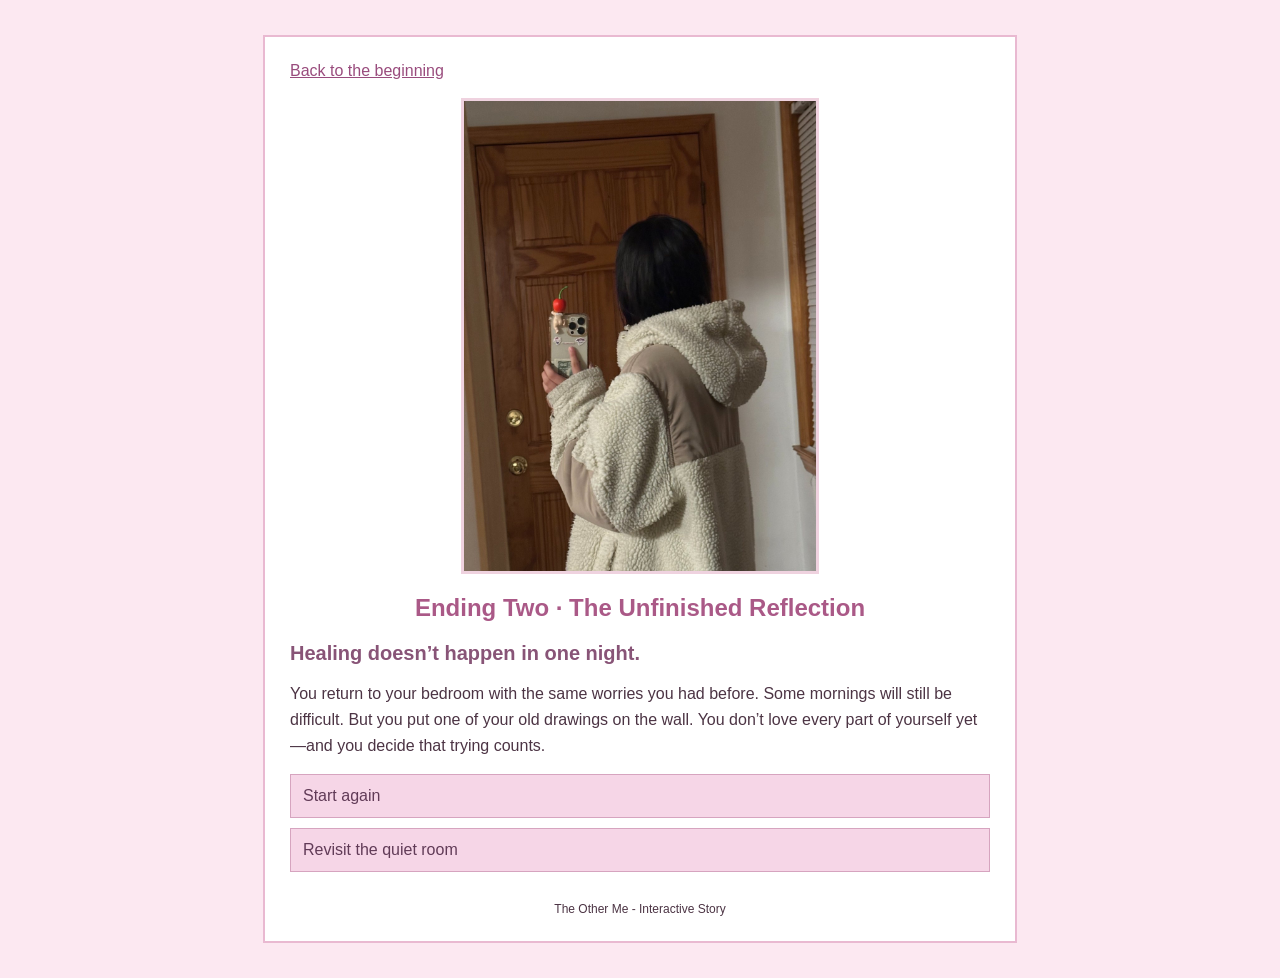
<file: homework 9/unfinished.html>
<!DOCTYPE html>
<html lang="en"><head><meta charset="utf-8"/><meta content="width=device-width,initial-scale=1" name="viewport"/><meta content="The Other Me: an interactive story about self-love and identity." name="description"/><title>Ending Two · The Unfinished Reflection | The Other Me</title><link href="style.css" rel="stylesheet"/></head><body><main class="scene bedroom"><a class="nav" href="index.html">Back to the beginning</a><article class="content"><img class="story-photo" src="images/unfinished.jpg" alt="A photograph for this part of the story"><h1>Ending Two · The Unfinished Reflection</h1><h2>Healing doesn’t happen in one night.</h2><p>You return to your bedroom with the same worries you had before. Some mornings will still be difficult. But you put one of your old drawings on the wall. You don’t love every part of yourself yet—and you decide that trying counts.</p><nav aria-label="Story choices" class="choices"><a class="choice" href="index.html">Start again</a><a class="choice" href="quiet.html">Revisit the quiet room</a></nav></article><footer class="foot">The Other Me - Interactive Story</footer></main></body></html>
</file>
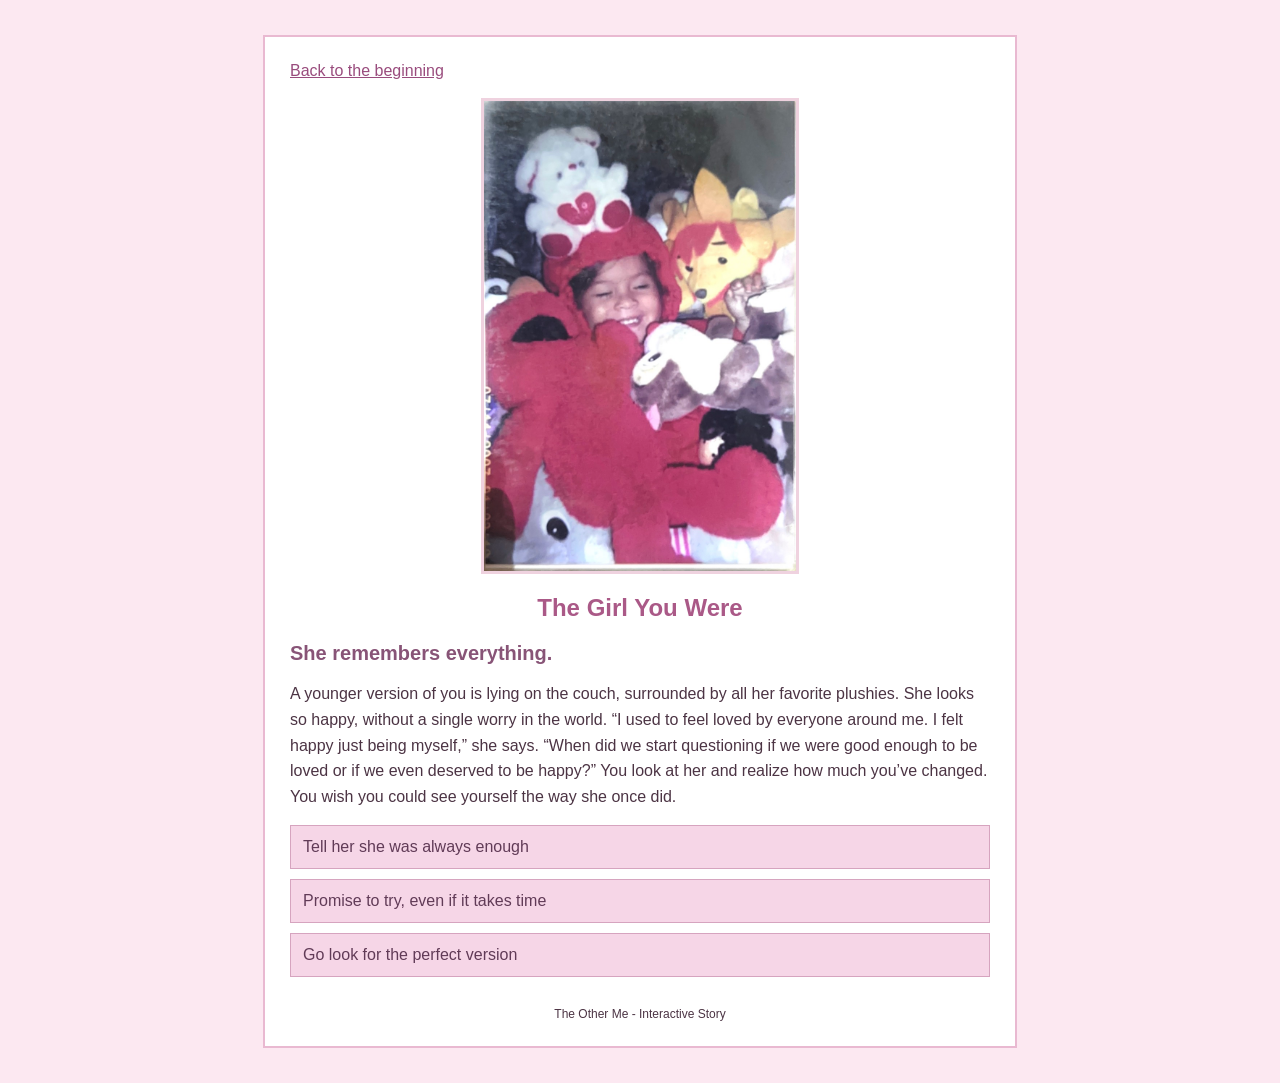
<file: homework 9/younger.html>
<!DOCTYPE html>
<html lang="en"><head><meta charset="utf-8"/><meta content="width=device-width,initial-scale=1" name="viewport"/><meta content="The Other Me: an interactive story about self-love and identity." name="description"/><title>The Girl You Were | The Other Me</title><link href="style.css" rel="stylesheet"/></head><body><main class="scene child"><a class="nav" href="index.html">Back to the beginning</a><article class="content"><img class="story-photo" src="images/younger.jpg" alt="Childhood photo surrounded by plushies on a couch"><h1>The Girl You Were</h1><h2>She remembers everything.</h2><p>A younger version of you is lying on the couch, surrounded by all her favorite plushies. She looks so happy, without a single worry in the world. “I used to feel loved by everyone around me. I felt happy just being myself,” she says. “When did we start questioning if we were good enough to be loved or if we even deserved to be happy?” You look at her and realize how much you’ve changed. You wish you could see yourself the way she once did.</p><nav aria-label="Story choices" class="choices"><a class="choice" href="real.html">Tell her she was always enough</a><a class="choice" href="unfinished.html">Promise to try, even if it takes time</a><a class="choice" href="perfect.html">Go look for the perfect version</a></nav></article><footer class="foot">The Other Me - Interactive Story</footer></main></body></html>
</file>
<file: style.css>
@import url('https://fonts.googleapis.com/css2?family=DM+Sans:wght@400;500;600;700&family=Playfair+Display:wght@400;600&display=swap');
:root{--ink:#173a50;--blue:#008fbd;--pale:#d9f5fa;--glass:rgba(245,253,255,.78)}*{box-sizing:border-box}html{scroll-behavior:smooth}body{margin:0;color:var(--ink);font-family:'DM Sans',Arial,sans-serif;font-size:16px;line-height:1.65;background:radial-gradient(ellipse at 15% 12%,#f1ffff 0,transparent 38%),radial-gradient(ellipse at 80% 38%,#7cd2e9 0,transparent 45%),linear-gradient(140deg,#b5eaf6,#e5f7fa 48%,#8ccde6);min-height:100vh}body:before{content:'✧       ✦           ✧         ✦';position:fixed;inset:110px 0 auto;text-align:center;letter-spacing:7vw;color:#fff9;font-size:26px;pointer-events:none}a{color:#006d94}header{position:sticky;top:0;z-index:5;background:#d9f6f9e8;backdrop-filter:blur(16px);border-bottom:1px solid #ffffff9e}.nav{max-width:1120px;margin:auto;display:flex;align-items:center;justify-content:space-between;gap:20px;padding:15px 22px}.brand{font-family:'Playfair Display',Georgia,serif;font-size:22px;text-decoration:none;font-weight:600}.navlinks{display:flex;gap:20px;flex-wrap:wrap}.navlinks a{text-decoration:none;font-weight:700;font-size:14px}.navlinks a:hover{text-decoration:underline}main{max-width:1120px;margin:0 auto;padding:36px 22px 70px}.hero{min-height:430px;border-radius:30px;display:flex;align-items:center;overflow:hidden;background:linear-gradient(90deg,#083a55c9 0%,#0a678d70 52%,#0497be1a 100%),url('assets/dreamy-reference.jpeg') center 43%/cover;box-shadow:0 18px 50px #226b8d35;color:white;padding:55px}.hero h1{font-family:'Playfair Display',Georgia,serif;font-size:clamp(40px,6vw,72px);line-height:1.1;margin:8px 0 16px}.hero p{max-width:470px;font-size:18px}.eyebrow{letter-spacing:.22em;text-transform:uppercase;font-size:12px;font-weight:700}.button{display:inline-block;padding:11px 22px;background:#e9fbff;color:#075375;border-radius:999px;text-decoration:none;font-weight:700}.section-title{font-family:'Playfair Display',Georgia,serif;font-size:clamp(28px,4vw,42px);margin:48px 0 12px}.intro{max-width:750px}.grid{display:grid;grid-template-columns:repeat(auto-fit,minmax(235px,1fr));gap:18px;margin-top:24px}.tile,.panel,.file-card{border:1px solid #fff;background:var(--glass);backdrop-filter:blur(10px);border-radius:22px;padding:23px;box-shadow:0 12px 30px #1c719018}.tile{text-decoration:none;color:var(--ink);transition:transform .2s}.tile:hover{transform:translateY(-4px)}.tile h3,.file-card h3{margin:8px 0;font-size:19px}.tile span{font-size:12px;text-transform:uppercase;letter-spacing:.14em;color:#007ba5}.panel{margin-top:20px}.file-card{display:flex;flex-direction:column;justify-content:space-between;min-height:150px}.file-card a{font-weight:700}.file-card small{color:#52768b}.homework{margin:30px 0 45px;scroll-margin-top:95px}.homework h2{font-family:'Playfair Display',Georgia,serif;font-size:30px;margin-bottom:0}.note{font-size:14px;color:#466d80}.footer{text-align:center;padding:25px;font-size:13px;color:#37667a}.coming{opacity:.8} @media(max-width:600px){.nav{align-items:flex-start;flex-direction:column;gap:6px}.navlinks{gap:13px}.hero{min-height:350px;padding:28px}.hero p{font-size:15px}}

/* Original homepage content */
.original-intro{display:grid;grid-template-columns:minmax(180px,300px) 1fr;align-items:start;gap:30px;margin-top:28px}.original-intro .selfie{width:100%;height:auto;border-radius:20px;box-shadow:0 12px 32px rgba(0,45,80,.18)}.original-intro p{line-height:1.85}.homework-link{display:inline-block;margin-top:10px;font-weight:700;color:#075c86}@media(max-width:720px){.original-intro{grid-template-columns:1fr}.original-intro .selfie{max-width:300px}}

/* Separate homework and reading collections */
.archive-tabs{display:flex;gap:12px;flex-wrap:wrap;margin:22px 0 30px}
.archive-tabs a{display:inline-block;padding:12px 20px;border:1px solid rgba(69,159,192,.35);background:rgba(244,252,255,.82);border-radius:999px;color:#125a79;font-weight:700;text-decoration:none;box-shadow:0 6px 22px rgba(27,118,160,.09)}
.archive-tabs a:hover{background:#d5f3ff}
#reading-reflections{margin-top:60px;scroll-margin-top:100px}
#homework-section{scroll-margin-top:100px}

/* Homework artwork gallery */
.artwork-link{display:block;width:100%;margin-bottom:12px}.artwork-preview{display:block;width:100%;height:220px;object-fit:contain;border-radius:14px;background:rgba(255,255,255,.5)}.project-explanation{grid-column:1/-1}.project-explanation p{line-height:1.7;margin:14px 0;white-space:normal}.file-card h3{overflow-wrap:anywhere}
.artwork-preview {
  max-width: 260px;
  height: 160px;
  margin: 0 auto;
}
</file>
<file: homework 9/style.css>
/* Simple styles for my interactive story */
body { background-color: #fce8f1; font-family: Arial, sans-serif; color: #4c3444; margin: 0; }
main { max-width: 700px; margin: 35px auto; padding: 25px; background-color: white; border: 2px solid #e9b9d1; }
h1 { color: #aa5987; text-align: center; }
h2 { color: #885477; font-size: 20px; }
p { line-height: 1.6; }
a { color: #994c7d; }
.choices a { display: block; background-color: #f6d6e7; border: 1px solid #d6a4bf; padding: 12px; margin: 10px 0; text-decoration: none; color: #613b57; }
.choices a:hover { background-color: #edbed6; }
.mirror { width: 110px; height: 150px; margin: 15px auto; border: 8px solid #c78aa9; border-radius: 50% 50% 12% 12%; background: #e9dff2; }
footer { margin-top: 30px; font-size: 12px; text-align: center; }
@media (max-width: 750px) { main { margin: 12px; padding: 16px; } }

/* My own photographs for each part of the story */
.story-photo { display: block; max-width: 100%; width: auto; max-height: 470px; object-fit: contain; margin: 18px auto; border: 3px solid #efd2df; }
</file>
